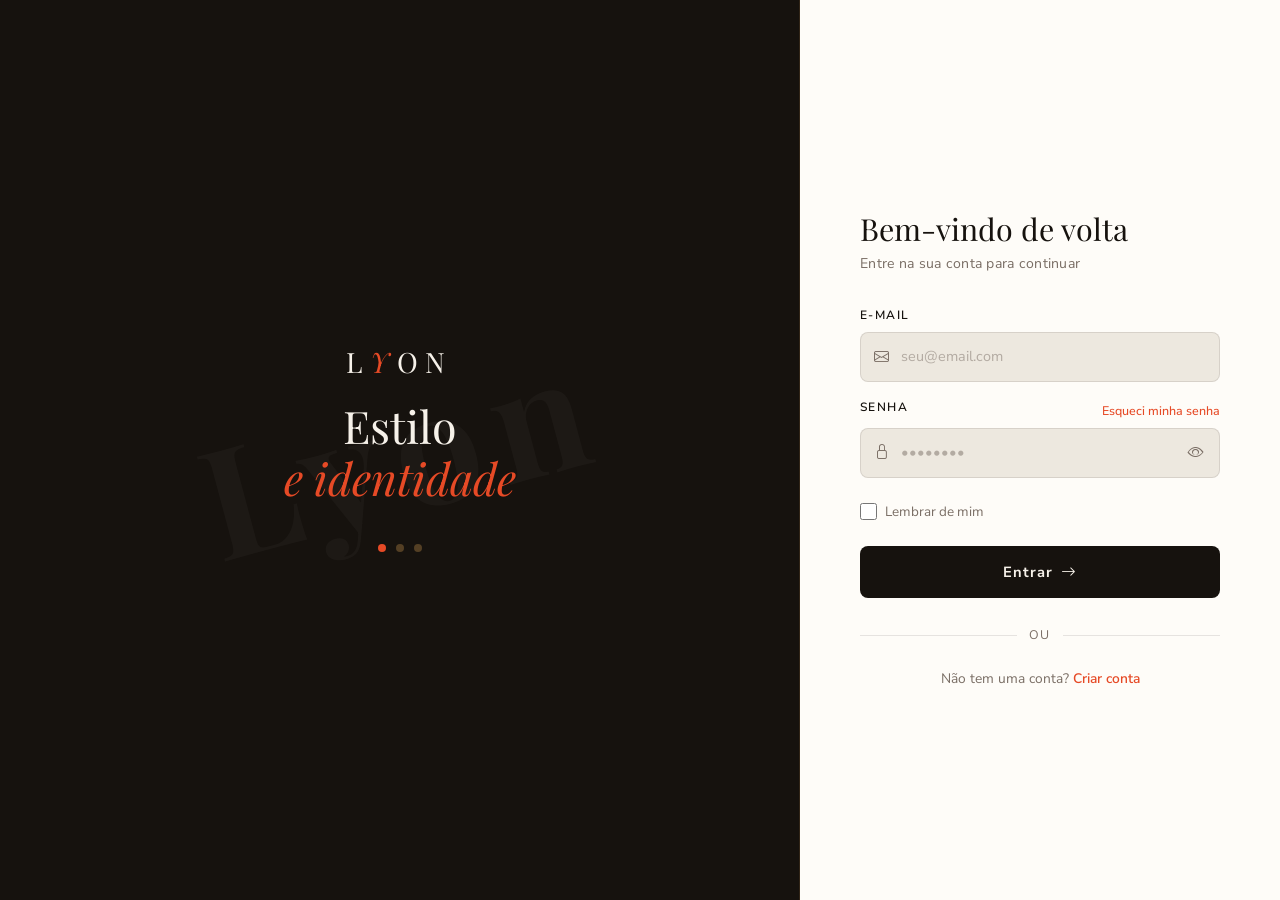
<file: login.html>
<!DOCTYPE html>
<html lang="pt-BR">
<head>
  <meta charset="UTF-8" />
  <meta name="viewport" content="width=device-width, initial-scale=1.0" />
  <title>Lyon Streetwear — Login</title>
  <link rel="preconnect" href="https://fonts.googleapis.com" />
  <link rel="preconnect" href="https://fonts.gstatic.com" crossorigin />
  <link href="https://fonts.googleapis.com/css2?family=Playfair+Display:ital,wght@0,400;0,600;1,400&family=Nunito+Sans:wght@300;400;500;600&display=swap" rel="stylesheet" />
  <link href="https://cdn.jsdelivr.net/npm/bootstrap@5.3.3/dist/css/bootstrap.min.css" rel="stylesheet" />
  <link rel="stylesheet" href="https://cdn.jsdelivr.net/npm/bootstrap-icons@1.11.3/font/bootstrap-icons.min.css" />
  <link rel="stylesheet" href="style.css" />
</head>
<body class="pagina-login">

  <div class="login-caixa">

    <div class="login-painel d-none d-lg-flex">
      <div class="login-fundo">Lyon</div>
      <div class="login-painel-corpo">
        <div class="logo mb-4">L<em>Y</em>ON</div>
        <p class="login-slogan">Estilo<br><em>e identidade</em></p>
        <div class="login-pontos">
          <span></span><span></span><span></span>
        </div>
      </div>
    </div>

    <div class="login-lado-form">
      <div class="login-form">

        <div class="logo login-logo d-lg-none mb-4">L<em>Y</em>ON</div>

        <h2 class="login-titulo">Bem-vindo de volta</h2>
        <p class="login-subtitulo">Entre na sua conta para continuar</p>

        <form id="loginForm" novalidate>

          <div class="mb-3">
            <label class="campo-label" for="inputEmail">E-mail</label>
            <div class="campo-wrap">
              <i class="bi bi-envelope campo-icone"></i>
              <input
                type="email"
                class="campo"
                id="inputEmail"
                placeholder="seu@email.com"
                required
              />
            </div>
          </div>

          <div class="mb-4">
            <div class="d-flex justify-content-between align-items-center mb-1">
              <label class="campo-label" for="inputPassword">Senha</label>
              <a href="#" class="link-esqueci">Esqueci minha senha</a>
            </div>
            <div class="campo-wrap">
              <i class="bi bi-lock campo-icone"></i>
              <input
                type="password"
                class="campo"
                id="inputPassword"
                placeholder="••••••••"
                required
              />
              <button type="button" class="btn-senha" id="togglePass" tabindex="-1">
                <i class="bi bi-eye" id="togglePassIcon"></i>
              </button>
            </div>
          </div>

          <div class="mb-4 d-flex align-items-center gap-2">
            <input type="checkbox" class="check" id="rememberMe" />
            <label class="check-label" for="rememberMe">Lembrar de mim</label>
          </div>

          <button type="submit" class="btn-entrar w-100">
            Entrar
            <i class="bi bi-arrow-right ms-2"></i>
          </button>

        </form>

        <div class="login-linha"><span>ou</span></div>

        <p class="registro-texto">
          Não tem uma conta?
          <a href="#" class="registro-link">Criar conta</a>
        </p>

      </div>
    </div>

  </div>

  <script src="https://cdn.jsdelivr.net/npm/bootstrap@5.3.3/dist/js/bootstrap.bundle.min.js"></script>

  <script>
    document.getElementById('togglePass').addEventListener('click', function () {
      const input = document.getElementById('inputPassword');
      const icon  = document.getElementById('togglePassIcon');
      if (input.type === 'password') {
        input.type = 'text';
        icon.className = 'bi bi-eye-slash';
      } else {
        input.type = 'password';
        icon.className = 'bi bi-eye';
      }
    });

    document.getElementById('loginForm').addEventListener('submit', function (e) {
      e.preventDefault();
      window.location.href = 'index.html';
    });
  </script>

</body>
</html>
</file>
<file: style.css>
:root {
  --cream:      #F6F1E9;
  --dark:       #16120E;
  --gold:       #E64A26;
  --gold-light: #E8C07A;
  --rose:       #C9848A;
  --muted:      #7A6E65;
  --light-bg:   #EDE8DF;
  --white:      #FEFCF8;
  --promo-red:  #932B2B;
  --promo-soft: #F9EAEA;
  --border:     rgba(22, 18, 14, 0.10);
  --sombra-p:   0 2px 12px rgba(22,18,14,0.08);
  --sombra-m:   0 8px 32px rgba(22,18,14,0.13);
  --sombra-g:   0 20px 60px rgba(22,18,14,0.18);
  --transicao:  0.28s cubic-bezier(0.4, 0, 0.2, 1);
}

/* BASE */
*, *::before, *::after { box-sizing: border-box; }
html { scroll-behavior: smooth; }

body {
  font-family: 'Nunito Sans', sans-serif;
  background-color: var(--cream);
  color: var(--dark);
  overflow-x: hidden;
}

input, button, select, textarea { font-family: inherit; }

/* Playfair Display */
.logo, .hero-fundo, .hero-titulo, .numero-valor, .secao-titulo,
.faixa-fundo, .faixa-titulo, .desconto-valor, .desconto-sinal,
.produto-nome, .vazio p, .modal-titulo, .codigo-valor,
.modal-preco-atual, .login-fundo, .login-slogan, .login-titulo {
  font-family: 'Playfair Display', serif;
}

/* Itálico dourado */
.logo em, .hero-titulo em, .faixa-titulo em, .login-slogan em {
  font-style: italic;
  color: var(--gold);
}

/* SCROLLBAR */
::-webkit-scrollbar { width: 5px; }
::-webkit-scrollbar-track { background: var(--cream); }
::-webkit-scrollbar-thumb { background: var(--gold); border-radius: 4px; }

/* =============================================
   NAVBAR
   ============================================= */
#mainNavbar {
  background: var(--dark);
  border-bottom: 1px solid rgba(201, 149, 76, 0.25);
  padding: 0;
  min-height: 64px;
  z-index: 1050;
}

.logo {
  font-size: 1.75rem;
  font-weight: 400;
  letter-spacing: 0.28em;
  color: var(--cream) !important;
  text-decoration: none;
  line-height: 1;
}

.navbar-toggler {
  border-color: rgba(201,149,76,0.4);
  padding: 6px 10px;
}
.navbar-toggler-icon {
  background-image: url("data:image/svg+xml,%3csvg xmlns='http://www.w3.org/2000/svg' viewBox='0 0 30 30'%3e%3cpath stroke='rgba(201,149,76,0.9)' stroke-linecap='round' stroke-miterlimit='10' stroke-width='2' d='M4 7h22M4 15h22M4 23h22'/%3e%3c/svg%3e");
}

.aba {
  background: none;
  border: none;
  color: rgba(246, 241, 233, 0.55);
  font-family: 'Nunito Sans', sans-serif;
  font-size: 0.78rem;
  font-weight: 600;
  letter-spacing: 0.13em;
  text-transform: uppercase;
  padding: 22px 16px;
  cursor: pointer;
  position: relative;
  transition: color var(--transicao);
  white-space: nowrap;
}
.aba::after {
  content: '';
  position: absolute;
  bottom: 0; left: 16px; right: 16px;
  height: 2px;
  background: var(--gold);
  border-radius: 2px 2px 0 0;
  transform: scaleX(0);
  transition: transform var(--transicao);
}
.aba:hover,
.aba.active { color: var(--cream); }
.aba.active::after,
.aba:hover::after { transform: scaleX(1); }

.aba-promo { color: var(--rose); }
.aba-promo::after { display: none; }
.aba-promo:hover,
.aba-promo.active {
  color: #fff;
  background: var(--promo-red);
  border-radius: 4px;
}

.carrinho {
  display: flex;
  align-items: center;
  gap: 4px;
  color: var(--cream);
  font-size: 1rem;
  cursor: pointer;
  padding: 8px 14px;
  border: 1px solid rgba(201,149,76,0.3);
  border-radius: 100px;
  transition: border-color var(--transicao);
  line-height: 1;
}
.carrinho:hover { border-color: var(--gold); }
.carrinho span {
  font-size: 0.78rem;
  font-weight: 600;
  color: var(--gold);
}

/* =============================================
   HERO
   ============================================= */
.hero {
  background: var(--dark);
  position: relative;
  overflow: hidden;
  padding: 64px 0 56px;
}
.hero-fundo {
  position: absolute;
  top: 50%;
  left: 50%;
  transform: translate(-50%, -50%);
  font-size: clamp(6rem, 18vw, 18rem);
  font-weight: 700;
  color: rgba(255,255,255,0.03);
  letter-spacing: 0.12em;
  white-space: nowrap;
  pointer-events: none;
  user-select: none;
}
.min-vh-40 { min-height: 40vh; }

.hero-selo {
  display: inline-block;
  font-size: 0.72rem;
  letter-spacing: 0.22em;
  text-transform: uppercase;
  color: var(--gold);
  border: 1px solid rgba(201,149,76,0.4);
  padding: 5px 14px;
  border-radius: 100px;
  margin-bottom: 20px;
}
.hero-titulo {
  font-size: clamp(2.6rem, 5vw, 4.2rem);
  font-weight: 400;
  color: var(--cream);
  line-height: 1.08;
  letter-spacing: -0.01em;
  margin-bottom: 16px;
}
.hero-descricao {
  color: rgba(246,241,233,0.45);
  font-size: 0.9rem;
  letter-spacing: 0.06em;
  margin-bottom: 0;
}

.numeros { padding-top: 6px; }
.numero {
  display: flex;
  flex-direction: column;
  gap: 2px;
}
.numero-valor {
  font-size: 1.6rem;
  color: var(--gold);
  font-weight: 600;
  line-height: 1;
}
.numero-label {
  font-size: 0.72rem;
  color: rgba(246,241,233,0.4);
  text-transform: uppercase;
  letter-spacing: 0.1em;
}
.numero-linha {
  width: 1px;
  height: 36px;
  background: rgba(201,149,76,0.25);
  align-self: center;
}

.hero-pilha {
  position: relative;
  width: 220px;
  height: 280px;
}
.hero-card {
  position: absolute;
  display: flex;
  align-items: center;
  justify-content: center;
  font-size: 3.5rem;
  border-radius: 12px;
  width: 130px;
  height: 170px;
  background: rgba(255,255,255,0.04);
  border: 1px solid rgba(201,149,76,0.2);
  backdrop-filter: blur(4px);
}
.card-1 { top: 0; right: 0; z-index: 3; background: rgba(201,149,76,0.08); --fy: -10px; animation: flutuar 4s ease-in-out infinite; }
.card-2 { top: 60px; right: 70px; z-index: 2; --fy: -7px; animation: flutuar 4s ease-in-out infinite 0.8s; }
.card-3 { top: 110px; right: 20px; z-index: 1; --fy: -12px; animation: flutuar 4s ease-in-out infinite 1.6s; }

@keyframes flutuar { 0%,100%{transform:translateY(0)} 50%{transform:translateY(var(--fy))} }

[data-animate] { opacity: 0; transform: translateY(24px); transition: opacity 0.7s ease, transform 0.7s ease; }
[data-animate="fade-left"] { transform: translateX(24px); }
[data-animate].animated { opacity: 1; transform: none; }

/* =============================================
   FILTROS
   ============================================= */
.filtros {
  background: var(--white);
  border-bottom: 1px solid var(--border);
  padding: 14px 0;
  box-shadow: var(--sombra-p);
  z-index: 1040;
  position: sticky;
  top: 64px;
}

.filtro-label {
  font-size: 0.72rem;
  text-transform: uppercase;
  letter-spacing: 0.13em;
  color: var(--muted);
  font-weight: 600;
  white-space: nowrap;
}

.btn-filtro {
  background: none;
  border: 1px solid var(--border);
  border-radius: 100px;
  padding: 5px 16px;
  font-size: 0.8rem;
  font-weight: 500;
  color: var(--dark);
  cursor: pointer;
  transition: all var(--transicao);
  letter-spacing: 0.02em;
}
.btn-filtro:hover { border-color: var(--gold); color: var(--gold); }
.btn-filtro.active,
.tamanho.active {
  background: var(--dark);
  border-color: var(--dark);
  color: var(--cream);
}

.filtro-linha {
  width: 1px;
  height: 30px;
  background: var(--border);
}

.preco-wrap { display: flex; align-items: center; }
.preco-slider {
  -webkit-appearance: none;
  appearance: none;
  width: 130px;
  height: 3px;
  background: linear-gradient(to right, var(--gold) var(--pct, 100%), rgba(22,18,14,0.15) var(--pct, 100%));
  outline: none;
  border-radius: 3px;
  cursor: pointer;
}
.preco-slider::-webkit-slider-thumb {
  -webkit-appearance: none;
  width: 16px;
  height: 16px;
  background: var(--gold);
  border-radius: 50%;
  border: 3px solid var(--white);
  box-shadow: 0 0 0 1px var(--gold);
  cursor: pointer;
}
.preco-slider::-moz-range-thumb {
  width: 14px;
  height: 14px;
  background: var(--gold);
  border-radius: 50%;
  border: 3px solid var(--white);
  cursor: pointer;
}
.preco-texto {
  font-size: 0.82rem;
  font-weight: 600;
  color: var(--dark);
  min-width: 90px;
}

.ordenar {
  background: var(--light-bg);
  border: 1px solid var(--border);
  border-radius: 6px;
  padding: 6px 14px;
  font-size: 0.8rem;
  color: var(--dark);
  cursor: pointer;
  outline: none;
  transition: border-color var(--transicao);
  appearance: none;
  -webkit-appearance: none;
  background-image: url("data:image/svg+xml,%3Csvg xmlns='http://www.w3.org/2000/svg' width='10' height='6'%3E%3Cpath d='M0 0l5 6 5-6z' fill='%237A6E65'/%3E%3C/svg%3E");
  background-repeat: no-repeat;
  background-position: right 10px center;
  padding-right: 28px;
}
.ordenar:focus { border-color: var(--gold); }

/* =============================================
   SEÇÕES
   ============================================= */
.conteudo { padding-top: 10px; }

.secao { display: none; padding: 40px 0 70px; }
.secao.active { display: block; }

.secao-topo {
  margin-bottom: 36px;
  display: flex;
  flex-direction: column;
  gap: 4px;
}
.secao-titulo {
  font-size: 2.2rem;
  font-weight: 400;
  letter-spacing: 0.01em;
  margin: 0;
  color: var(--dark);
}
.secao-subtitulo {
  font-size: 0.88rem;
  color: var(--muted);
  letter-spacing: 0.04em;
  margin: 0;
}
.contagem {
  font-size: 0.75rem;
  color: var(--muted);
  font-style: italic;
  margin-top: 2px;
}

/* =============================================
   FAIXA DE PROMOÇÃO
   ============================================= */
.faixa-promo {
  background: var(--dark);
  border-radius: 10px;
  padding: 44px 48px;
  position: relative;
  overflow: hidden;
}
.faixa-fundo {
  position: absolute;
  right: -20px;
  top: 50%;
  transform: translateY(-50%);
  font-size: 10rem;
  color: rgba(255,255,255,0.04);
  font-weight: 700;
  line-height: 1;
  pointer-events: none;
}
.faixa-selo {
  display: inline-block;
  font-size: 0.72rem;
  letter-spacing: 0.2em;
  text-transform: uppercase;
  color: var(--rose);
  border: 1px solid rgba(201,132,138,0.35);
  padding: 5px 14px;
  border-radius: 100px;
  margin-bottom: 14px;
}
.faixa-titulo {
  font-size: clamp(1.8rem, 3.5vw, 2.8rem);
  font-weight: 400;
  color: var(--cream);
  line-height: 1.15;
  margin-bottom: 10px;
}
.faixa-sub {
  color: rgba(246,241,233,0.45);
  font-size: 0.88rem;
  margin: 0;
}
.promo-numero {
  display: flex;
  align-items: flex-start;
  gap: 4px;
  color: var(--gold);
}
.desconto-valor {
  font-size: 6rem;
  font-weight: 700;
  line-height: 1;
}
.desconto-sinal {
  font-size: 1.8rem;
  font-weight: 600;
  line-height: 1.1;
  padding-top: 8px;
  color: var(--gold-light);
}
.titulo-promo { color: var(--promo-red); }

/* =============================================
   CARDS DE PRODUTO
   ============================================= */
.produto {
  background: var(--white);
  border-radius: 8px;
  overflow: hidden;
  cursor: pointer;
  transition: transform var(--transicao), box-shadow var(--transicao);
  border: 1px solid var(--border);
  height: 100%;
  display: flex;
  flex-direction: column;
}
.produto:hover {
  transform: translateY(-8px);
  box-shadow: var(--sombra-g);
  border-color: transparent;
}

.produto-foto {
  position: relative;
  aspect-ratio: 3 / 4;
  display: flex;
  align-items: center;
  justify-content: center;
  font-size: 5rem;
  background: var(--light-bg);
  overflow: hidden;
  flex-shrink: 0;
}
.produto-foto::after {
  content: '';
  position: absolute;
  inset: 0;
  background: linear-gradient(to bottom, transparent 60%, rgba(22,18,14,0.06) 100%);
}
.foto-produto {
  width: 100%;
  height: 100%;
  object-fit: cover;
}

.selo-promo,
.selo-novo {
  position: absolute;
  top: 12px;
  left: 12px;
  font-size: 0.68rem;
  font-weight: 700;
  letter-spacing: 0.1em;
  text-transform: uppercase;
  padding: 4px 10px;
  border-radius: 4px;
  z-index: 1;
}
.selo-promo { background: var(--promo-red); color: #fff; }
.selo-novo  { background: var(--dark); color: var(--cream); }

.favorito {
  position: absolute;
  top: 12px;
  right: 12px;
  width: 34px;
  height: 34px;
  background: rgba(254,252,248,0.9);
  border-radius: 50%;
  display: flex;
  align-items: center;
  justify-content: center;
  font-size: 0.95rem;
  color: var(--muted);
  z-index: 1;
  transition: all var(--transicao);
  backdrop-filter: blur(4px);
}
.favorito:hover { background: #fff; color: var(--promo-red); transform: scale(1.1); }

.produto-corpo {
  padding: 18px 20px 22px;
  display: flex;
  flex-direction: column;
  flex-grow: 1;
}
.produto-tag {
  font-size: 0.68rem;
  text-transform: uppercase;
  letter-spacing: 0.14em;
  color: var(--muted);
  margin-bottom: 6px;
}
.produto-nome {
  font-size: 1.15rem;
  font-weight: 400;
  line-height: 1.35;
  margin-bottom: 12px;
  flex-grow: 1;
  color: var(--dark);
}
.produto-preco {
  display: flex;
  align-items: center;
  gap: 8px;
  flex-wrap: wrap;
}
.preco-atual {
  font-size: 1.05rem;
  font-weight: 700;
  color: var(--dark);
}
.preco-antigo {
  font-size: 0.82rem;
  color: var(--muted);
  text-decoration: line-through;
}
.preco-off {
  font-size: 0.7rem;
  background: var(--promo-red);
  color: #fff;
  padding: 2px 7px;
  border-radius: 4px;
  font-weight: 700;
  letter-spacing: 0.04em;
}

.vazio {
  grid-column: 1 / -1;
  text-align: center;
  padding: 80px 20px;
  color: var(--muted);
}
.vazio-icone { font-size: 3.5rem; margin-bottom: 16px; display: block; }
.vazio p { font-size: 1.3rem; color: var(--muted); margin: 0; }

/* =============================================
   MODAL DE PRODUTO
   ============================================= */
.modal-caixa {
  border-radius: 12px;
  border: none;
  overflow: hidden;
  background: var(--white);
  box-shadow: var(--sombra-g);
  position: relative;
}

.fechar {
  position: absolute;
  top: 16px;
  right: 16px;
  z-index: 20;
  width: 36px;
  height: 36px;
  background: rgba(246,241,233,0.9);
  border: none;
  border-radius: 50%;
  display: flex;
  align-items: center;
  justify-content: center;
  font-size: 0.9rem;
  color: var(--dark);
  cursor: pointer;
  transition: all var(--transicao);
  backdrop-filter: blur(4px);
}
.fechar:hover { background: var(--cream); transform: scale(1.08); }

.modal-foto {
  min-height: 360px;
  height: 100%;
  display: flex;
  align-items: center;
  justify-content: center;
  font-size: 7rem;
  background: var(--light-bg);
  position: relative;
}

.modal-corpo {
  padding: 36px 32px;
  display: flex;
  flex-direction: column;
  height: 100%;
  overflow-y: auto;
  max-height: 80vh;
}

.modal-tag {
  font-size: 0.7rem;
  text-transform: uppercase;
  letter-spacing: 0.18em;
  color: var(--muted);
  margin-bottom: 8px;
}
.modal-titulo {
  font-size: 1.9rem;
  font-weight: 400;
  line-height: 1.2;
  margin-bottom: 18px;
  color: var(--dark);
}

.codigo-box {
  background: var(--light-bg);
  border: 1px dashed rgba(22,18,14,0.2);
  border-radius: 8px;
  padding: 14px 18px;
  display: flex;
  align-items: center;
  justify-content: space-between;
  margin-bottom: 20px;
  gap: 12px;
}
.codigo-label {
  font-size: 0.68rem;
  text-transform: uppercase;
  letter-spacing: 0.14em;
  color: var(--muted);
  margin-bottom: 4px;
}
.codigo-valor {
  font-size: 1.3rem;
  font-weight: 600;
  letter-spacing: 0.12em;
  color: var(--dark);
}
.btn-copiar {
  background: var(--white);
  border: 1px solid var(--border);
  border-radius: 6px;
  padding: 8px 12px;
  font-size: 1rem;
  color: var(--muted);
  cursor: pointer;
  transition: all var(--transicao);
  flex-shrink: 0;
  line-height: 1;
}
.btn-copiar:hover { border-color: var(--gold); color: var(--gold); }
.btn-copiar.copied { border-color: #198754; color: #198754; }

.modal-preco { margin-bottom: 16px; }
.modal-preco-atual {
  font-size: 2rem;
  font-weight: 600;
  color: var(--dark);
  line-height: 1;
}
.modal-preco-antigo {
  font-size: 1rem;
  color: var(--muted);
  text-decoration: line-through;
}

.modal-descricao {
  font-size: 0.88rem;
  color: var(--muted);
  line-height: 1.75;
  margin-bottom: 20px;
  padding-top: 16px;
  border-top: 1px solid var(--border);
}

.modal-tamanhos { margin-bottom: 16px; }
.tamanhos-label {
  font-size: 0.7rem;
  text-transform: uppercase;
  letter-spacing: 0.13em;
  color: var(--muted);
  font-weight: 600;
  margin-bottom: 10px;
}
.tamanho {
  min-width: 42px;
  height: 42px;
  padding: 0 10px;
  display: flex;
  align-items: center;
  justify-content: center;
  border: 1px solid var(--border);
  border-radius: 6px;
  font-size: 0.82rem;
  font-weight: 500;
  cursor: pointer;
  background: none;
  color: var(--dark);
  transition: all var(--transicao);
}
.tamanho:hover { border-color: var(--gold); color: var(--gold); }

.divisor { border-color: var(--border); margin: 16px 0; }

.diferenciais {
  display: flex;
  gap: 12px;
  margin-bottom: 16px;
}
.diferencial {
  display: flex;
  flex-direction: column;
  align-items: center;
  gap: 4px;
  font-size: 0.7rem;
  color: var(--muted);
  text-align: center;
  flex: 1;
}
.diferencial i { font-size: 1.25rem; color: var(--gold); }

.btn-whatsapp {
  display: flex;
  align-items: center;
  justify-content: center;
  gap: 10px;
  background: #25D366;
  color: #fff;
  border: none;
  padding: 15px 24px;
  border-radius: 8px;
  font-size: 0.95rem;
  font-weight: 700;
  letter-spacing: 0.04em;
  cursor: pointer;
  text-decoration: none;
  transition: background var(--transicao), transform 0.15s;
  margin-top: auto;
}
.btn-whatsapp:hover { background: #1db954; color: #fff; transform: scale(1.02); }
.icone-wa { width: 22px; height: 22px; fill: #fff; flex-shrink: 0; }

#copyToast { border-radius: 8px; font-size: 0.88rem; }

/* =============================================
   RESPONSIVO
   ============================================= */
@media (max-width: 768px) {
  .hero { padding: 48px 0 40px; }
  .hero-titulo { font-size: 2.4rem; }
  .filtros { top: 78px; }
  #mainNavbar { min-height: 56px; }
  .aba { padding: 14px 12px; font-size: 0.72rem; }
  .faixa-promo { padding: 28px 24px; }
  .modal-corpo { padding: 24px 22px 28px; max-height: none; }
  .modal-foto { min-height: 240px; }
  .codigo-box { flex-wrap: wrap; }
}

@media (max-width: 576px) {
  .logo { font-size: 1.4rem; letter-spacing: 0.2em; }
  .hero-titulo { font-size: 2rem; }
  .secao-titulo { font-size: 1.8rem; }
  .faixa-titulo { font-size: 1.6rem; }
  .modal-titulo { font-size: 1.5rem; }
}

/* =============================================
   LOGIN
   ============================================= */
.pagina-login {
  background: var(--dark);
  min-height: 100vh;
  display: flex;
  align-items: stretch;
}

.login-caixa {
  display: flex;
  width: 100%;
  min-height: 100vh;
}

.login-painel {
  flex: 1;
  background: var(--dark);
  border-right: 1px solid rgba(201, 149, 76, 0.15);
  display: flex;
  align-items: center;
  justify-content: center;
  position: relative;
  overflow: hidden;
}

.login-fundo {
  position: absolute;
  top: 50%;
  left: 50%;
  transform: translate(-50%, -50%) rotate(-15deg);
  font-size: clamp(5rem, 12vw, 14rem);
  font-weight: 700;
  color: rgba(255, 255, 255, 0.03);
  letter-spacing: 0.1em;
  white-space: nowrap;
  pointer-events: none;
  user-select: none;
}

.login-painel-corpo {
  position: relative;
  z-index: 1;
  text-align: center;
  padding: 40px;
}

.login-slogan {
  font-size: clamp(2rem, 3.5vw, 3.2rem);
  font-weight: 400;
  color: var(--cream);
  line-height: 1.15;
  margin-top: 24px;
  margin-bottom: 40px;
}

.login-pontos {
  display: flex;
  gap: 10px;
  justify-content: center;
}
.login-pontos span {
  width: 8px;
  height: 8px;
  border-radius: 50%;
  background: rgba(201, 149, 76, 0.35);
}
.login-pontos span:first-child { background: var(--gold); }

.login-lado-form {
  width: 100%;
  max-width: 480px;
  background: var(--white);
  display: flex;
  align-items: center;
  justify-content: center;
  padding: 48px 32px;
}

@media (max-width: 991px) {
  .login-lado-form { max-width: 100%; padding: 40px 24px; }
}

.login-form { width: 100%; max-width: 360px; }
.login-logo { text-align: center; }

.login-titulo {
  font-size: 1.9rem;
  font-weight: 400;
  color: var(--dark);
  margin-bottom: 6px;
  line-height: 1.2;
}
.login-subtitulo {
  font-size: 0.88rem;
  color: var(--muted);
  margin-bottom: 32px;
  letter-spacing: 0.02em;
}

.campo-label {
  font-size: 0.75rem;
  font-weight: 600;
  text-transform: uppercase;
  letter-spacing: 0.12em;
  color: var(--dark);
  display: block;
  margin-bottom: 8px;
}

.campo-wrap {
  position: relative;
  display: flex;
  align-items: center;
}
.campo-icone {
  position: absolute;
  left: 14px;
  font-size: 0.95rem;
  color: var(--muted);
  pointer-events: none;
  z-index: 1;
}
.campo {
  width: 100%;
  background: var(--light-bg);
  border: 1px solid var(--border);
  border-radius: 8px;
  padding: 13px 44px 13px 40px;
  font-size: 0.9rem;
  color: var(--dark);
  outline: none;
  transition: border-color var(--transicao), box-shadow var(--transicao);
}
.campo::placeholder { color: rgba(122, 110, 101, 0.5); }
.campo:focus {
  border-color: var(--gold);
  box-shadow: 0 0 0 3px rgba(201, 149, 76, 0.12);
  background: var(--white);
}

.btn-senha {
  position: absolute;
  right: 12px;
  background: none;
  border: none;
  color: var(--muted);
  font-size: 1rem;
  cursor: pointer;
  padding: 4px;
  line-height: 1;
  transition: color var(--transicao);
}
.btn-senha:hover { color: var(--gold); }

.link-esqueci {
  font-size: 0.78rem;
  color: var(--gold);
  text-decoration: none;
  font-weight: 500;
  transition: color var(--transicao);
}
.link-esqueci:hover { color: var(--gold-light); }

.check {
  width: 17px;
  height: 17px;
  border: 1px solid var(--border);
  border-radius: 4px;
  cursor: pointer;
  accent-color: var(--gold);
  flex-shrink: 0;
}
.check-label {
  font-size: 0.84rem;
  color: var(--muted);
  cursor: pointer;
  user-select: none;
}

.btn-entrar {
  background: var(--dark);
  color: var(--cream);
  border: none;
  padding: 15px 24px;
  border-radius: 8px;
  font-size: 0.92rem;
  font-weight: 700;
  letter-spacing: 0.06em;
  cursor: pointer;
  transition: background var(--transicao), transform 0.15s;
  display: flex;
  align-items: center;
  justify-content: center;
}
.btn-entrar:hover { background: #2c2520; transform: scale(1.01); }
.btn-entrar:active { transform: scale(0.99); }

.login-linha {
  display: flex;
  align-items: center;
  gap: 12px;
  margin: 28px 0 24px;
  color: var(--muted);
  font-size: 0.78rem;
  letter-spacing: 0.1em;
  text-transform: uppercase;
}
.login-linha::before,
.login-linha::after {
  content: '';
  flex: 1;
  height: 1px;
  background: var(--border);
}

.registro-texto {
  text-align: center;
  font-size: 0.86rem;
  color: var(--muted);
  margin: 0;
}
.registro-link {
  color: var(--gold);
  font-weight: 600;
  text-decoration: none;
  transition: color var(--transicao);
}
.registro-link:hover { color: var(--gold-light); }

footer{
  background: var(--dark);
  font-size: clamp(7rem, 7vw, 7rem);

  color: rgba(255,255,255,0.03);
  letter-spacing: 0.12em;
}
</file>
